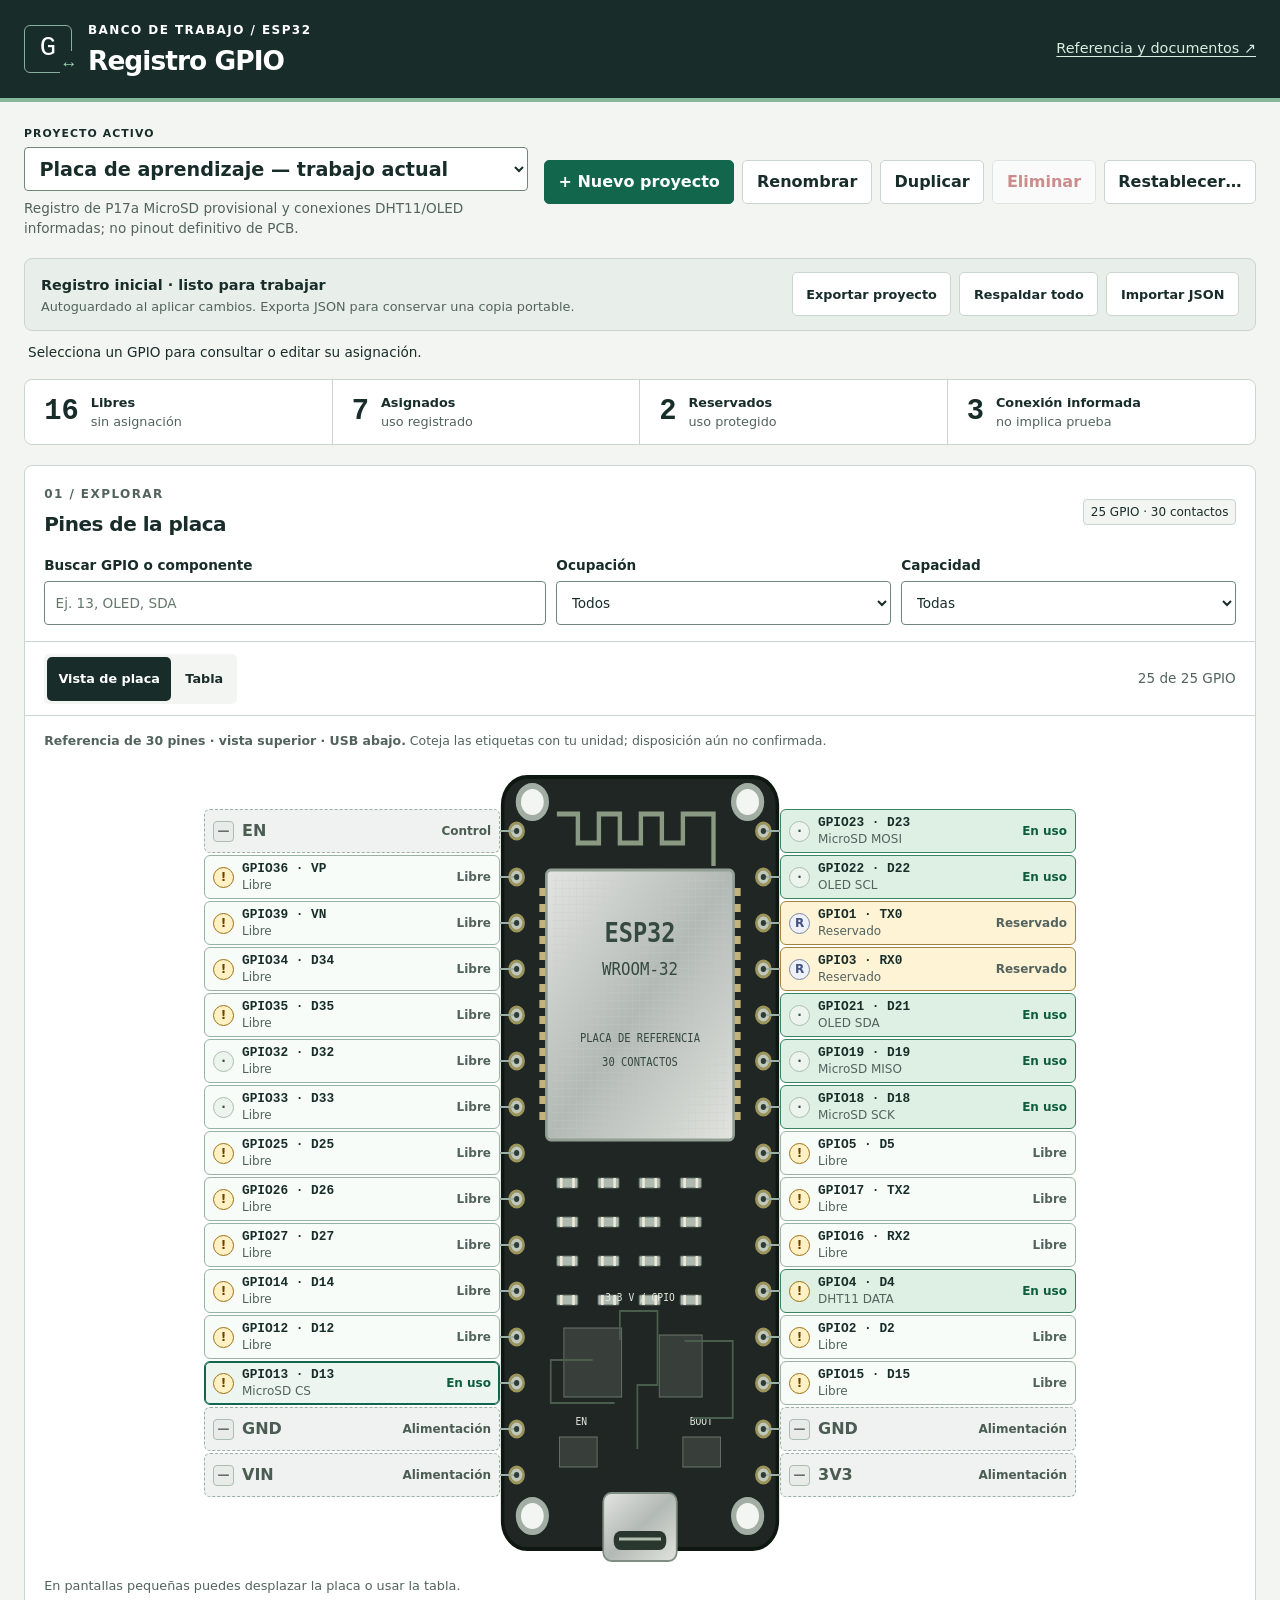
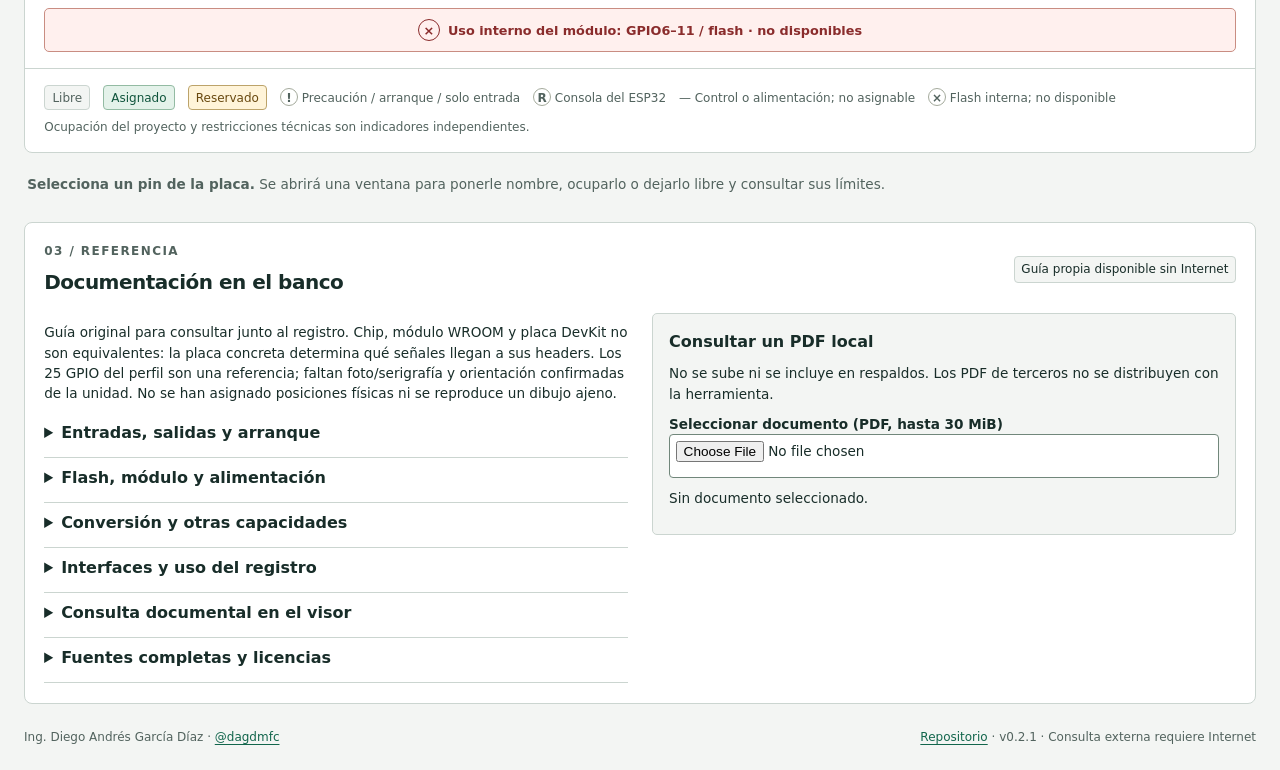
<file: visor-gpio/tools/gpio/index.html>
<!doctype html>
<!-- Archivo: index.html | Banco local de proyectos y GPIO ESP32.
Autor: Ing. Diego Andrés García Díaz | Instagram: @dagdmfc
Repositorio: https://github.com/dagdmfc1946/Prototipo_Placa_Aprendizaje/tree/dev
Versión: 0.2.1 | Fecha: 2026-10-31 | SPDX-License-Identifier: MIT
Historial: 0.2.1 (2026-10-31): Empaquetado exclusivo. 0.1.0: Fases 2–4. 0.2.0 (2026-10-31): Placa visual y editor en ventana. Licencia: ../../docs/gpio/LICENCIAS.md -->
<html lang="es">
<head>
  <meta charset="utf-8">
  <meta name="viewport" content="width=device-width, initial-scale=1">
  <meta http-equiv="Content-Security-Policy" content="default-src 'self'; script-src 'self'; style-src 'self'; connect-src 'none'; img-src 'self' data:; object-src blob:; frame-src blob:; base-uri 'none'; form-action 'none'">
  <meta name="color-scheme" content="light">
  <title>Registro GPIO · Banco ESP32</title>
  <link rel="icon" href="data:,">
  <link rel="stylesheet" href="styles.css">
  <script defer src="data.js"></script>
  <script defer src="board.js"></script>
  <script defer src="model.js"></script>
  <script defer src="transfer.js"></script>
  <script defer src="storage.js"></script>
  <script defer src="app.js"></script>
</head>
<body>
  <a class="skip-link" href="#workspace">Saltar al banco de trabajo</a>
  <header class="app-header">
    <div class="brand"><span class="brand-mark" aria-hidden="true">G<span>↔</span></span><div><p class="eyebrow">BANCO DE TRABAJO / ESP32</p><h1>Registro GPIO</h1></div></div>
    <a class="header-link" href="#reference">Referencia y documentos <span aria-hidden="true">↗</span></a>
  </header>
  <main id="workspace">
    <section class="project-bar" aria-labelledby="project-heading">
      <div class="project-picker"><label id="project-heading" for="project-select">PROYECTO ACTIVO</label><select id="project-select"></select><p id="project-description" class="muted"></p></div>
      <div class="project-actions"><button id="new-project" class="primary" type="button">+ Nuevo proyecto</button><button id="rename-project" type="button">Renombrar</button><button id="duplicate-project" type="button">Duplicar</button><button id="delete-project" class="danger-quiet" type="button">Eliminar</button><button id="reset-project" type="button">Restablecer…</button></div>
    </section>
    <section class="session-bar" aria-label="Guardado y respaldo">
      <div><strong id="save-state">Cargando registro…</strong><p id="save-detail">Tus asignaciones no modifican el firmware ni las conexiones físicas.</p></div>
      <div class="backup-actions"><button id="export-project" type="button">Exportar proyecto</button><button id="export-all" type="button">Respaldar todo</button><label class="file-button" for="import-file">Importar JSON<input id="import-file" type="file" accept=".json,application/json"></label><button id="recover-backup" type="button" hidden>Recuperar copia local</button><button id="resume-save" type="button" hidden>Reactivar guardado</button></div>
    </section>
    <div id="notice" class="notice" role="status" aria-live="polite">Selecciona un GPIO para consultar o editar su asignación.</div>
    <section class="summary" aria-label="Resumen del proyecto" id="summary"></section>
    <div class="workbench">
      <section class="panel pin-panel" aria-labelledby="pins-heading">
        <div class="panel-heading"><div><p class="eyebrow">01 / EXPLORAR</p><h2 id="pins-heading">Pines de la placa</h2></div><span class="tag">25 GPIO · 30 contactos</span></div>
        <div class="filters"><label>Buscar GPIO o componente<input id="pin-search" type="search" placeholder="Ej. 13, OLED, SDA" maxlength="200"></label><label>Ocupación<select id="allocation-filter"><option value="all">Todos</option><option value="free">Libres</option><option value="assigned">Asignados</option><option value="reserved">Reservados</option></select></label><label>Capacidad<select id="capability-filter"><option value="all">Todas</option><option value="adc1">ADC1</option><option value="adc2">ADC2</option><option value="input-only">Solo entrada</option><option value="dac">DAC</option><option value="touch">Touch</option><option value="strapping">Arranque</option></select></label></div>
        <div class="view-toolbar"><div class="segmented" role="group" aria-label="Vista de GPIO"><button id="map-view" type="button" aria-pressed="true">Vista de placa</button><button id="table-view" type="button" aria-pressed="false">Tabla</button></div><span id="filter-count" class="muted"></span></div>
        <div id="map-container"><p class="map-note"><strong>Referencia de 30 pines · vista superior · USB abajo.</strong> Coteja las etiquetas con tu unidad; disposición aún no confirmada.</p><div class="board-scroll" tabindex="0" role="region" aria-label="Placa interactiva desplazable"><div class="board-map" id="board-map"></div></div><p class="map-scroll-hint">En pantallas pequeñas puedes desplazar la placa o usar la tabla.</p><button id="internal-pins" class="internal-pins" type="button">Uso interno del módulo: GPIO6–11 / flash · no disponibles</button></div>
        <div id="table-container" hidden><div class="table-scroll" tabindex="0" role="region" aria-label="Tabla de GPIO desplazable"><table><caption class="sr-only">Ocupación, conexión y validación por GPIO</caption><thead><tr><th scope="col">GPIO</th><th scope="col">Ocupación / señal</th><th scope="col">Conexión / prueba</th><th scope="col">Acción</th></tr></thead><tbody id="pin-table"></tbody></table></div></div>
        <p id="empty-filter" class="empty" hidden>No hay pines con estos filtros. Prueba otra búsqueda.</p>
        <div class="legend" aria-label="Leyenda"><span class="state free">Libre</span><span class="state assigned">Asignado</span><span class="state reserved">Reservado</span><span class="tech-legend"><b>!</b> Precaución / arranque / solo entrada</span><span class="tech-legend"><b>R</b> Consola del ESP32</span><span class="tech-legend">— Control o alimentación; no asignable</span><span class="tech-legend"><b>×</b> Flash interna; no disponible</span><span class="muted">Ocupación del proyecto y restricciones técnicas son indicadores independientes.</span></div>
      </section>
<div class="board-tip"><strong>Selecciona un pin de la placa.</strong> Se abrirá una ventana para ponerle nombre, ocuparlo o dejarlo libre y consultar sus límites.</div>
    </div>
    <section class="panel reference-panel" id="reference" aria-labelledby="reference-heading">
      <div class="panel-heading"><div><p class="eyebrow">03 / REFERENCIA</p><h2 id="reference-heading">Documentación en el banco</h2></div><span class="tag">Guía propia disponible sin Internet</span></div>
      <div class="reference-grid"><div><div id="guide-content"></div><details><summary>Fuentes completas y licencias</summary><ul id="source-list"></ul><p><a href="../../docs/gpio/fuentes-y-licencias.md" target="_blank" rel="noopener">Inventario de procedencia</a> · <a href="../../docs/gpio/LICENCIAS.md" target="_blank" rel="noopener">Licencias del proyecto</a></p></details></div><div class="pdf-panel"><h3>Consultar un PDF local</h3><p>No se sube ni se incluye en respaldos. Los PDF de terceros no se distribuyen con la herramienta.</p><label for="pdf-file">Seleccionar documento (PDF, hasta 30 MiB)</label><input id="pdf-file" type="file" accept=".pdf,application/pdf"><p id="pdf-status" role="status">Sin documento seleccionado.</p><div id="pdf-actions" hidden><a id="open-pdf" class="file-button" target="_blank" rel="noopener">Abrir PDF aparte</a><button id="close-pdf" type="button">Cerrar documento</button></div><object id="pdf-viewer" type="application/pdf" aria-label="Documento PDF local" hidden><p>Usa «Abrir PDF aparte» si el navegador no muestra el documento aquí.</p></object></div></div>
    </section>
  </main>
  <footer><p>Ing. Diego Andrés García Díaz · <a href="https://www.instagram.com/dagdmfc/" target="_blank" rel="noopener">@dagdmfc</a></p><p><a href="https://github.com/dagdmfc1946/Prototipo_Placa_Aprendizaje/tree/dev" target="_blank" rel="noopener">Repositorio</a> · v0.2.1 · Consulta externa requiere Internet</p></footer>
      <dialog id="pin-editor" aria-labelledby="editor-heading" class="pin-editor">
        <div class="panel-heading"><div><p class="eyebrow">02 / CONSULTAR Y EDITAR</p><h2 id="editor-heading">GPIO13</h2></div><div class="editor-window-actions"><span id="editor-allocation" class="tag"></span><button id="close-editor" type="button" aria-label="Cerrar ventana del GPIO">Cerrar ×</button></div></div>
        <div id="technical" class="technical"></div><p id="pin-uses" class="pin-uses"></p>
        <details class="technical-details"><summary>Fuentes y restricciones de este GPIO</summary><div id="technical-detail"></div></details>
        <form id="pin-form" novalidate>
          <p class="quick-heading">¿Cómo quieres usar este pin?</p>
          <div class="quick-state" role="group" aria-label="Uso del GPIO"><button id="quick-free" type="button" aria-pressed="false">Dejar libre</button><button id="quick-assigned" type="button" aria-pressed="false">Ocupar pin</button><button id="quick-reserved" type="button" aria-pressed="false">Reservar</button></div>
          <div id="quick-fields" class="quick-fields"><label>Nombre de la conexión<input id="quick-name" maxlength="200" placeholder="Ej. LED rojo, sensor de temperatura…"></label><label>Uso previsto<select id="quick-direction"><option value="input">Entrada / lectura</option><option value="output">Salida / control</option><option value="bidirectional">Bidireccional</option></select></label></div>
          <p id="quick-hint" class="muted"></p>
          <details id="advanced-assignment"><summary>Opciones avanzadas: señales, bus y evidencia</summary>

          <div class="editor-top"><label>Ocupación<select id="pin-allocation"><option value="free">Libre</option><option value="assigned">Asignado</option><option value="reserved">Reservado</option></select></label><label id="reservation-label" hidden>Motivo de reserva<textarea id="reservation-reason" rows="2" maxlength="4000"></textarea></label></div>
          <div id="assignment-list"></div><button id="add-assignment" class="add-signal" type="button" hidden>+ Añadir señal al mismo GPIO</button>
          </details>
          <label class="notes-field">Notas del GPIO<textarea id="pin-notes" rows="3" maxlength="4000" placeholder="Conexiones, decisiones o precauciones de este trabajo"></textarea></label>
          <p id="form-error" class="form-error" role="alert" hidden></p><p id="draft-state" class="muted">Sin cambios pendientes.</p>
          <div class="form-actions"><button class="primary" type="submit">Guardar cambios</button><button id="cancel-edit" type="button">Cancelar edición</button></div>
        </form>
        <details class="move-panel"><summary>Trasladar una señal a otro GPIO</summary><p class="muted">Revisa el destino y reinicia conexión y validación. No mueve cables ni modifica firmware.</p><label>Señal<select id="move-signal"></select></label><label>GPIO de destino<select id="move-target"></select></label><button id="move-assignment" type="button">Revisar traslado</button></details>

      </dialog>
  <dialog id="contact-dialog" aria-labelledby="contact-heading"><h2 id="contact-heading"></h2><p id="contact-description"></p><button id="close-contact" type="button">Cerrar</button></dialog>
  <dialog id="action-dialog" aria-labelledby="dialog-heading"><form id="dialog-form" novalidate><h2 id="dialog-heading"></h2><p id="dialog-description"></p><div id="dialog-fields"><label>Nombre del proyecto<input id="dialog-name" maxlength="200" required></label><label>Descripción<textarea id="dialog-project-description" rows="2" maxlength="4000"></textarea></label></div><label id="import-mode-label" hidden>Cómo incorporar los datos<select id="import-mode"><option value="add">Añadir como trabajos nuevos (reiniciar evidencia física)</option><option value="restore">Restaurar respaldo (reemplazo explícito)</option></select></label><p id="dialog-error" class="form-error" role="alert" hidden></p><div class="dialog-actions"><button type="button" id="dialog-cancel">Cancelar</button><button type="button" id="backup-delete" hidden>Respaldar y eliminar</button><button class="primary" type="submit" id="dialog-confirm">Confirmar</button></div></form></dialog>
  <noscript><p class="notice">Activa JavaScript para usar el visor. Puedes consultar el registro y la guía en docs/gpio.</p></noscript>
</body>
</html>
</file>
<file: visor-gpio/tools/gpio/styles.css>
/* Archivo: styles.css | Diseño original del banco GPIO.
 * Autor: Ing. Diego Andrés García Díaz | Instagram: @dagdmfc
 * Repositorio: https://github.com/dagdmfc1946/Prototipo_Placa_Aprendizaje/tree/dev
 * Versión: 0.2.0 | Fecha: 2026-10-31 | SPDX-License-Identifier: MIT
 * Historial: 0.1.0: Fases 2–4. 0.2.0 (2026-10-31): Placa visual y ventana rápida.
 * Licencia: ../../docs/gpio/LICENCIAS.md */
:root { --paper:#f3f5f3; --surface:#fff; --ink:#182d29; --muted:#52635e; --line:#cbd5d0; --accent:#12664c; --accent-soft:#e4f2ea; --gold:#765418; --gold-soft:#fff4d9; --red:#a32727; --red-soft:#fff0ee; --focus:#155db5; --radius:8px; font-family:system-ui,-apple-system,"Segoe UI",sans-serif; color:var(--ink); background:var(--paper); font-size:16px; line-height:1.5; }
* { box-sizing:border-box; }
body { margin:0; }
[hidden] { display:none !important; }
button,input,select,textarea { font:inherit; }
button,.file-button { min-height:44px; padding:.55rem .85rem; border:1px solid var(--line); border-radius:5px; background:var(--surface); color:var(--ink); font-weight:600; cursor:pointer; text-decoration:none; display:inline-flex; align-items:center; justify-content:center; gap:.5rem; transition:background .16s,border-color .16s; }
button:hover,.file-button:hover { background:var(--accent-soft); border-color:var(--accent); }
button:disabled { opacity:.5; cursor:not-allowed; }
button.primary { background:var(--accent); color:white; border-color:var(--accent); }
button.primary:hover { background:#0b503b; }
button.danger-quiet { color:var(--red); }
button.danger-quiet:hover { background:var(--red-soft); border-color:var(--red); }
button:focus-visible,input:focus-visible,select:focus-visible,textarea:focus-visible,a:focus-visible,summary:focus-visible,[tabindex]:focus-visible { outline:3px solid var(--focus); outline-offset:3px; }
a { color:var(--accent); text-underline-offset:3px; }
label { display:flex; flex-direction:column; gap:.35rem; font-size:.85rem; font-weight:650; }
input,select,textarea { width:100%; min-width:0; min-height:44px; padding:.55rem .65rem; color:var(--ink); background:var(--surface); border:1px solid #71877b; border-radius:4px; font-weight:400; }
textarea { resize:vertical; }
input::placeholder,textarea::placeholder { color:#65776d; opacity:1; }
input[type=file] { padding:.35rem; font-size:.85rem; }
.file-button { position:relative; font-size:1rem; }
.file-button input { position:absolute; width:1px; height:1px; padding:0; min-height:0; opacity:0; }
.file-button:focus-within { outline:3px solid var(--focus); outline-offset:3px; }
h1,h2,h3,p { margin:0; }
h1 { font-size:1.65rem; line-height:1.2; letter-spacing:-.035em; }
h2 { font-size:1.25rem; letter-spacing:-.025em; }
h3 { font-size:1rem; }
.eyebrow { font-size:.75rem; font-weight:750; letter-spacing:.12em; margin-bottom:.4rem; }
.muted { color:var(--muted); font-size:.85rem; }
.app-header { display:flex; align-items:center; justify-content:space-between; gap:1rem; padding:1.3rem max(1.5rem,calc((100vw - 1480px)/2)); background:var(--ink); color:#fff; border-bottom:4px solid #86b99c; }
.brand { display:flex; gap:1rem; align-items:center; }
.brand-mark { display:grid; place-items:center; position:relative; width:48px; height:48px; border:1px solid #87b09c; border-radius:6px; font-family:ui-monospace,monospace; font-size:1.7rem; }
.brand-mark span { position:absolute; right:-6px; bottom:-6px; background:var(--ink); padding:0 3px; font-size:1.1rem; color:#9ed6b5; }
.header-link { color:#d6eee0; font-size:.9rem; white-space:nowrap; }
main { max-width:1530px; margin:0 auto; padding:1.5rem; }
.project-bar { display:flex; gap:1rem; align-items:center; justify-content:space-between; padding-bottom:1.2rem; }
.project-picker { flex:1; min-width:0; max-width:620px; }
.project-picker label { font-size:.68rem; letter-spacing:.1em; }
.project-picker select { font-size:1.2rem; font-weight:650; margin-top:.3rem; }
.project-picker p { margin-top:.4rem; overflow-wrap:anywhere; }
.project-actions,.backup-actions,.form-actions,.dialog-actions { display:flex; flex-wrap:wrap; gap:.5rem; }
.project-actions { justify-content:flex-end; }
.session-bar { display:flex; align-items:center; justify-content:space-between; gap:1rem; padding:.85rem 1rem; background:#e8eee9; border:1px solid var(--line); border-radius:var(--radius); }
.session-bar p { font-size:.8rem; color:var(--muted); }
.session-bar strong { font-size:.9rem; }
.backup-actions { justify-content:flex-end; }
.backup-actions button,.backup-actions .file-button { font-size:.8rem; }
.notice { padding:.7rem .25rem; font-size:.85rem; min-height:48px; overflow-wrap:anywhere; }
.notice.error { color:var(--red); font-weight:650; }
.summary { display:grid; grid-template-columns:repeat(4,1fr); border:1px solid var(--line); border-radius:var(--radius); overflow:hidden; margin-bottom:1.25rem; background:var(--surface); }
.metric { display:flex; align-items:center; gap:.75rem; padding:.8rem 1.2rem; border-right:1px solid var(--line); }
.metric:last-child { border:0; }
.metric strong { font:650 1.8rem ui-monospace,Consolas,monospace; }
.metric span { display:block; font-size:.8rem; color:var(--muted); }
.metric .metric-label { color:var(--ink); font-weight:650; }
.workbench { display:grid; grid-template-columns:minmax(0,1.12fr) minmax(360px,.88fr); gap:1.25rem; align-items:start; }
.panel { background:var(--surface); border:1px solid var(--line); border-radius:var(--radius); min-width:0; }
.panel-heading { display:flex; gap:1rem; align-items:center; justify-content:space-between; padding:1.2rem 1.2rem 1rem; }
.panel-heading .eyebrow { color:var(--muted); }
.tag { display:inline-block; font-size:.75rem; background:var(--paper); border:1px solid var(--line); border-radius:4px; padding:.2rem .4rem; }
.filters { display:grid; grid-template-columns:1.5fr 1fr 1fr; gap:.65rem; padding:0 1.2rem 1rem; }
.view-toolbar { padding:.7rem 1.2rem; border-block:1px solid var(--line); display:flex; align-items:center; justify-content:space-between; gap:.5rem; }
.segmented { display:flex; gap:3px; background:var(--paper); border-radius:5px; padding:3px; }
.segmented button { font-size:.8rem; border:0; padding:.35rem .7rem; min-height:44px; background:transparent; }
.segmented button[aria-pressed=true] { background:var(--ink); color:#fff; }
.map-note { padding:1rem 1.2rem .6rem; color:var(--muted); font-size:.78rem; }
.board-map { display:grid; grid-template-columns:minmax(0,1fr) 120px minmax(0,1fr); gap:1rem; padding:1rem 1.2rem 1.3rem; background:radial-gradient(#dce5de .7px,transparent .7px); background-size:12px 12px; }
.pin-column { display:flex; flex-direction:column; gap:.45rem; min-width:0; }
.pin-button { width:100%; min-height:46px; padding:.35rem .5rem; justify-content:flex-start; border:1px solid #9ab2a5; border-left:4px solid var(--accent); text-align:left; background:#f9fffb; min-width:0; }
.pin-button.reserved { border-left-color:var(--gold); background:#fffaf0; }
.pin-button.assigned { background:#e4f2ea; }
.pin-button[aria-pressed=true] { border-color:var(--ink); box-shadow:0 0 0 2px var(--ink); background:var(--ink); color:#fff; }
.pin-number { flex:0 0 26px; font:700 .9rem ui-monospace,Consolas,monospace; }
.pin-description { overflow:hidden; min-width:0; }
.pin-description span { display:block; white-space:nowrap; overflow:hidden; text-overflow:ellipsis; font-size:.75rem; font-weight:500; }
.pin-description strong { display:block; white-space:nowrap; overflow:hidden; text-overflow:ellipsis; font-size:.78rem; }
.board-core { border:1px solid #164f3a; border-radius:6px; background:#174b38; display:flex; align-items:center; flex-direction:column; text-align:center; padding:1.1rem .4rem; color:#e0f3e7; gap:1rem; position:relative; }
.antenna { width:70px; height:80px; border:4px solid #a6ba93; border-bottom:0; background:repeating-linear-gradient(90deg,transparent 0,transparent 10px,#a6ba93 10px,#a6ba93 14px); }
.module { background:#d3d9d3; color:#21362b; width:90px; padding:1.6rem .3rem; border:2px solid #98aaa0; font:600 .8rem ui-monospace,monospace; }
.module small { display:block; }
.board-core small { font-size:.6rem; line-height:1.6; }
.board-core .logical { margin-top:auto; writing-mode:vertical-rl; letter-spacing:.15em; font-size:.7rem; opacity:.8; }
.board-footnote { margin:0 1.2rem 1rem; padding:.7rem; border:1px dashed #9cafa4; font:600 .8rem ui-monospace,monospace; text-align:center; }
.board-footnote span { display:block; color:var(--muted); font:400 .75rem system-ui,sans-serif; margin-top:.25rem; }
.legend { border-top:1px solid var(--line); padding:1rem 1.2rem; display:flex; flex-wrap:wrap; gap:.5rem .8rem; align-items:center; }
.legend .muted { width:100%; font-size:.75rem; }
.state { display:inline-block; font-size:.7rem; padding:.15rem .45rem; border-radius:4px; border:1px solid var(--line); background:var(--paper); color:var(--muted); }
.state.assigned { background:var(--accent-soft); color:#10553d; border-color:#93bba3; }
.state.reserved { background:var(--gold-soft); color:#694910; border-color:#bca36a; }
.table-scroll { overflow:auto; }
table { width:100%; border-collapse:collapse; font-size:.8rem; }
th,td { padding:.65rem .8rem; border-bottom:1px solid var(--line); text-align:left; vertical-align:top; }
th { background:var(--paper); font-size:.7rem; }
td small { display:block; color:var(--muted); margin-top:.25rem; }
tr.selected { background:var(--accent-soft); }
td button { font-size:.75rem; padding:.3rem .5rem; }
.technical { margin:0 1.2rem .7rem; }
.capabilities { display:flex; flex-wrap:wrap; gap:.4rem; }
.warning { margin-top:.65rem; border-left:3px solid #a87c26; background:var(--gold-soft); color:#654714; padding:.6rem .7rem; font-size:.8rem; }
.technical-details { margin:0 1.2rem 1rem; font-size:.8rem; }
summary { cursor:pointer; font-weight:650; padding:.5rem 0; min-height:44px; }
.technical-details p { padding:.25rem 0; }
#pin-form { padding:1rem 1.2rem; border-top:1px solid var(--line); }
.editor-top { display:grid; gap:.8rem; }
.signal-fields { border:1px solid var(--line); border-radius:5px; margin:.85rem 0; padding:.85rem; }
.signal-fields legend { font-size:.8rem; font-weight:700; padding:0 .3rem; }
.signal-grid { display:grid; grid-template-columns:1fr 1fr; gap:.65rem; }
.signal-grid .wide { grid-column:1/-1; }
.signal-controls { margin-top:.65rem; display:flex; justify-content:space-between; align-items:center; gap:.5rem; }
.signal-controls button { font-size:.75rem; }
.evidence-hint { font-size:.75rem; color:var(--muted); margin-top:.5rem; }
.add-signal { width:100%; border-style:dashed; font-size:.8rem; margin-bottom:1rem; }
.notes-field { margin-top:.8rem; }
.form-actions { margin-top:.7rem; }
#draft-state { margin-top:.6rem; }
.form-error { color:var(--red); border-left:3px solid var(--red); padding:.5rem .7rem; margin-top:.7rem; background:var(--red-soft); font-size:.85rem; }
.move-panel { padding:.5rem 1.2rem 1rem; border-top:1px solid var(--line); }
.move-panel label { margin:.6rem 0; }
.reset-button { margin:0 1.2rem 1.2rem; font-size:.8rem; }
.reference-panel { margin-top:1.25rem; scroll-margin-top:1rem; }
.reference-grid { display:grid; grid-template-columns:1fr 1fr; gap:1.5rem; padding:0 1.2rem 1.2rem; }
.reference-grid p,.reference-grid li { font-size:.85rem; margin:.6rem 0; }
.reference-grid a { overflow-wrap:anywhere; }
.reference-grid details { border-bottom:1px solid var(--line); }
.reference-grid ul { padding-left:1.2rem; }
.pdf-panel { background:var(--paper); border:1px solid var(--line); padding:1rem; border-radius:5px; align-self:start; }
#pdf-actions { display:flex; flex-wrap:wrap; gap:.5rem; margin:.7rem 0; }
#pdf-viewer { width:100%; height:550px; border:1px solid var(--line); background:white; }
dialog { border:1px solid var(--line); border-radius:var(--radius); padding:1.4rem; width:min(530px,calc(100vw - 2rem)); max-height:85vh; color:var(--ink); }
dialog::backdrop { background:#12251ed1; }
dialog p { margin:.8rem 0; }
dialog label { margin:.8rem 0; }
.dialog-actions { justify-content:flex-end; margin-top:1.2rem; }
footer { max-width:1530px; padding:0 1.5rem 1.5rem; margin:0 auto; display:flex; justify-content:space-between; flex-wrap:wrap; gap:.5rem; font-size:.75rem; color:var(--muted); }
.empty { padding:2rem 1rem; text-align:center; font-size:.9rem; }
.skip-link { position:absolute; left:1rem; top:-100px; padding:.7rem; background:white; z-index:10; }
.skip-link:focus { top:1rem; }
.sr-only { position:absolute; width:1px; height:1px; overflow:hidden; clip-path:inset(50%); white-space:nowrap; }
@media(max-width:1150px) { .workbench { grid-template-columns:minmax(0,1fr) minmax(340px,1fr); } .board-map { grid-template-columns:minmax(0,1fr) 85px minmax(0,1fr); gap:.7rem; padding:.8rem; } .module { width:70px; font-size:.65rem; } .antenna { width:55px; } .session-bar,.project-bar { align-items:flex-start; flex-direction:column; } .project-picker { width:100%; max-width:none; } .backup-actions,.project-actions { justify-content:flex-start; } .filters { grid-template-columns:1fr 1fr; } .filters label:first-child { grid-column:1/-1; } }
@media(max-width:820px) { .workbench,.reference-grid { grid-template-columns:1fr; } .board-map { grid-template-columns:minmax(0,1fr) 120px minmax(0,1fr); gap:1rem; padding:1rem 1.2rem; } .module { width:90px; font-size:.8rem; } .summary { grid-template-columns:1fr 1fr; } .metric:nth-child(2) { border-right:0; } .metric:nth-child(-n+2) { border-bottom:1px solid var(--line); } }
@media(max-width:480px) { main { padding:1rem .75rem; } .app-header { padding:1rem; align-items:flex-start; } .brand-mark { display:none; } .header-link { font-size:.75rem; white-space:normal; max-width:105px; } h1 { font-size:1.45rem; } .board-map { grid-template-columns:1fr 1fr; gap:.7rem; padding:.75rem; } .board-core { display:none; } .panel-heading { flex-wrap:wrap; padding:1rem; } .filters { padding:0 1rem 1rem; } .metric { padding:.7rem; gap:.5rem; } .metric strong { font-size:1.5rem; } .metric span { font-size:.7rem; } .signal-grid { grid-template-columns:1fr; } .view-toolbar { padding:.7rem; flex-wrap:wrap; } .project-actions button { flex:1 1 auto; } .reference-grid { padding:0 1rem 1rem; } #pin-form { padding:1rem; } footer { padding:0 .75rem 1rem; } }
@media(prefers-reduced-motion:reduce) { * { transition:none !important; scroll-behavior:auto !important; } }

/* La placa permanece a escala legible; el desplazamiento se limita a su región. */
.workbench { display:block; }
.pin-panel { width:100%; }
.board-scroll { overflow-x:auto; padding:.5rem 0; }
.board-map { display:grid; grid-template-columns:minmax(190px,1fr) 280px minmax(190px,1fr); min-width:700px; max-width:900px; margin:0 auto; gap:0; padding:0 14px; background:none; }
.pin-column { display:flex; flex-direction:column; gap:2px; padding-top:41px; min-width:0; }
.pin-slot { height:44px; flex:0 0 44px; position:relative; }
.board-picture { width:280px; height:800px; display:block; }
.pin-button,.fixed-contact { display:flex; width:100%; height:44px; min-height:44px; padding:.2rem .5rem; border:1px solid #9ab2a5; border-radius:6px; gap:.5rem; text-align:left; position:relative; justify-content:flex-start; }
.pin-column.left .pin-slot::after,.pin-column.right .pin-slot::before { content:""; width:14px; height:2px; background:#9cafa3; position:absolute; top:21px; }
.pin-column.left .pin-slot::after { right:-14px; }
.pin-column.right .pin-slot::before { left:-14px; }
.pin-button.free { background:#f7fcf8; }
.pin-button.assigned { background:#def0e4; border-color:#398361; }
.pin-button.reserved { background:#fff3d6; border-color:#a08441; }
.pin-button[aria-pressed=true] { background:#edf5f0; color:var(--ink); border-color:var(--accent); box-shadow:inset 0 0 0 1px var(--accent); }
.pin-button:disabled { opacity:.25; cursor:default; }
.pin-description { flex:1; }
.pin-description strong { font:650 .8rem ui-monospace,Consolas,monospace; }
.pin-description span { font-size:.75rem; color:var(--muted); }
.pin-mark { display:inline-grid; place-items:center; width:21px; height:21px; flex:0 0 21px; border-radius:50%; border:1px solid #aabdaf; font-size:.75rem; font-weight:800; color:#385344; background:#edf4ee; }
.pin-mark.warning { margin:0; padding:0; border:1px solid #9d7016; background:#fff1c3; color:#684400; }
.pin-mark.system { color:#435280; background:#eef0fa; border-color:#7b87a4; }
.pin-mark.fixed { color:#666c68; background:#e8ebe9; border-radius:4px; }
.pin-state { font-size:.75rem; font-weight:650; white-space:nowrap; color:var(--muted); }
.pin-state.assigned { color:#0f5d3c; }
.fixed-contact { background:#f0f2f1; color:#4b5d52; border-style:dashed; }
.fixed-contact small { margin-left:auto; font-size:.75rem; }
.state { font-size:.75rem; }
.map-scroll-hint { margin:0 1.2rem .8rem; color:var(--muted); font-size:.8rem; }
.internal-pins { display:flex; width:calc(100% - 2.4rem); margin:0 1.2rem 1rem; color:#8a2c2c; border-color:#c98d82; background:#fff0ee; font-size:.8rem; }
.internal-pins:hover { background:#fce2de; border-color:#9f5950; }
.internal-pins::before { content:"×"; display:inline-grid; place-items:center; width:20px; height:20px; border:1px solid currentColor; border-radius:50%; font-weight:800; }
.tech-legend { font-size:.75rem; color:var(--muted); }
.tech-legend b { display:inline-grid; place-items:center; width:18px; height:18px; border:1px solid #a4aa9c; border-radius:50%; }
.board-tip { margin-top:.8rem; padding:.5rem .2rem; color:var(--muted); font-size:.85rem; }
.pin-editor { width:min(840px,calc(100vw - 2rem)); max-height:90vh; padding:0; border-radius:10px; }
.pin-editor .panel-heading { position:sticky; top:0; background:#fff; z-index:2; border-bottom:1px solid var(--line); }
.editor-window-actions { display:flex; align-items:center; gap:.6rem; }
.pin-editor .technical { margin-top:1rem; }
.pin-uses { margin:.5rem 1.2rem; font-size:.85rem; color:var(--muted); }
.pin-editor #pin-form { background:#fcfdfb; }
.quick-heading { font-weight:700; margin-bottom:.6rem; }
.quick-state { display:flex; gap:.5rem; flex-wrap:wrap; margin-bottom:1rem; }
.quick-state button[aria-pressed=true] { background:var(--accent); border-color:var(--accent); color:white; }
.quick-fields { display:grid; grid-template-columns:1.4fr 1fr; gap:1rem; margin-bottom:.7rem; }
#quick-hint { margin:.6rem 0; }
#advanced-assignment { border-block:1px solid var(--line); margin-top:1rem; padding:.3rem 0; }
#advanced-assignment summary { font-size:.85rem; color:var(--accent); }
#advanced-assignment .editor-top { padding-top:.5rem; }
.pin-editor .form-actions { position:sticky; bottom:0; padding:.75rem 0 .2rem; background:#fcfdfb; }
.pin-editor .move-panel { background:white; }
@media(max-width:600px) { .pin-editor { width:calc(100vw - 1rem); max-height:94vh; } .quick-fields { grid-template-columns:1fr; } .pin-editor .panel-heading { padding:.8rem; gap:.4rem; } .pin-editor .panel-heading .eyebrow { display:none; } .editor-window-actions { gap:.4rem; } .pin-editor .technical,.pin-uses,.pin-editor .technical-details { margin-inline:.8rem; } .board-map { margin-left:0; } .quick-state button { flex:1; padding-inline:.5rem; } }
</file>
